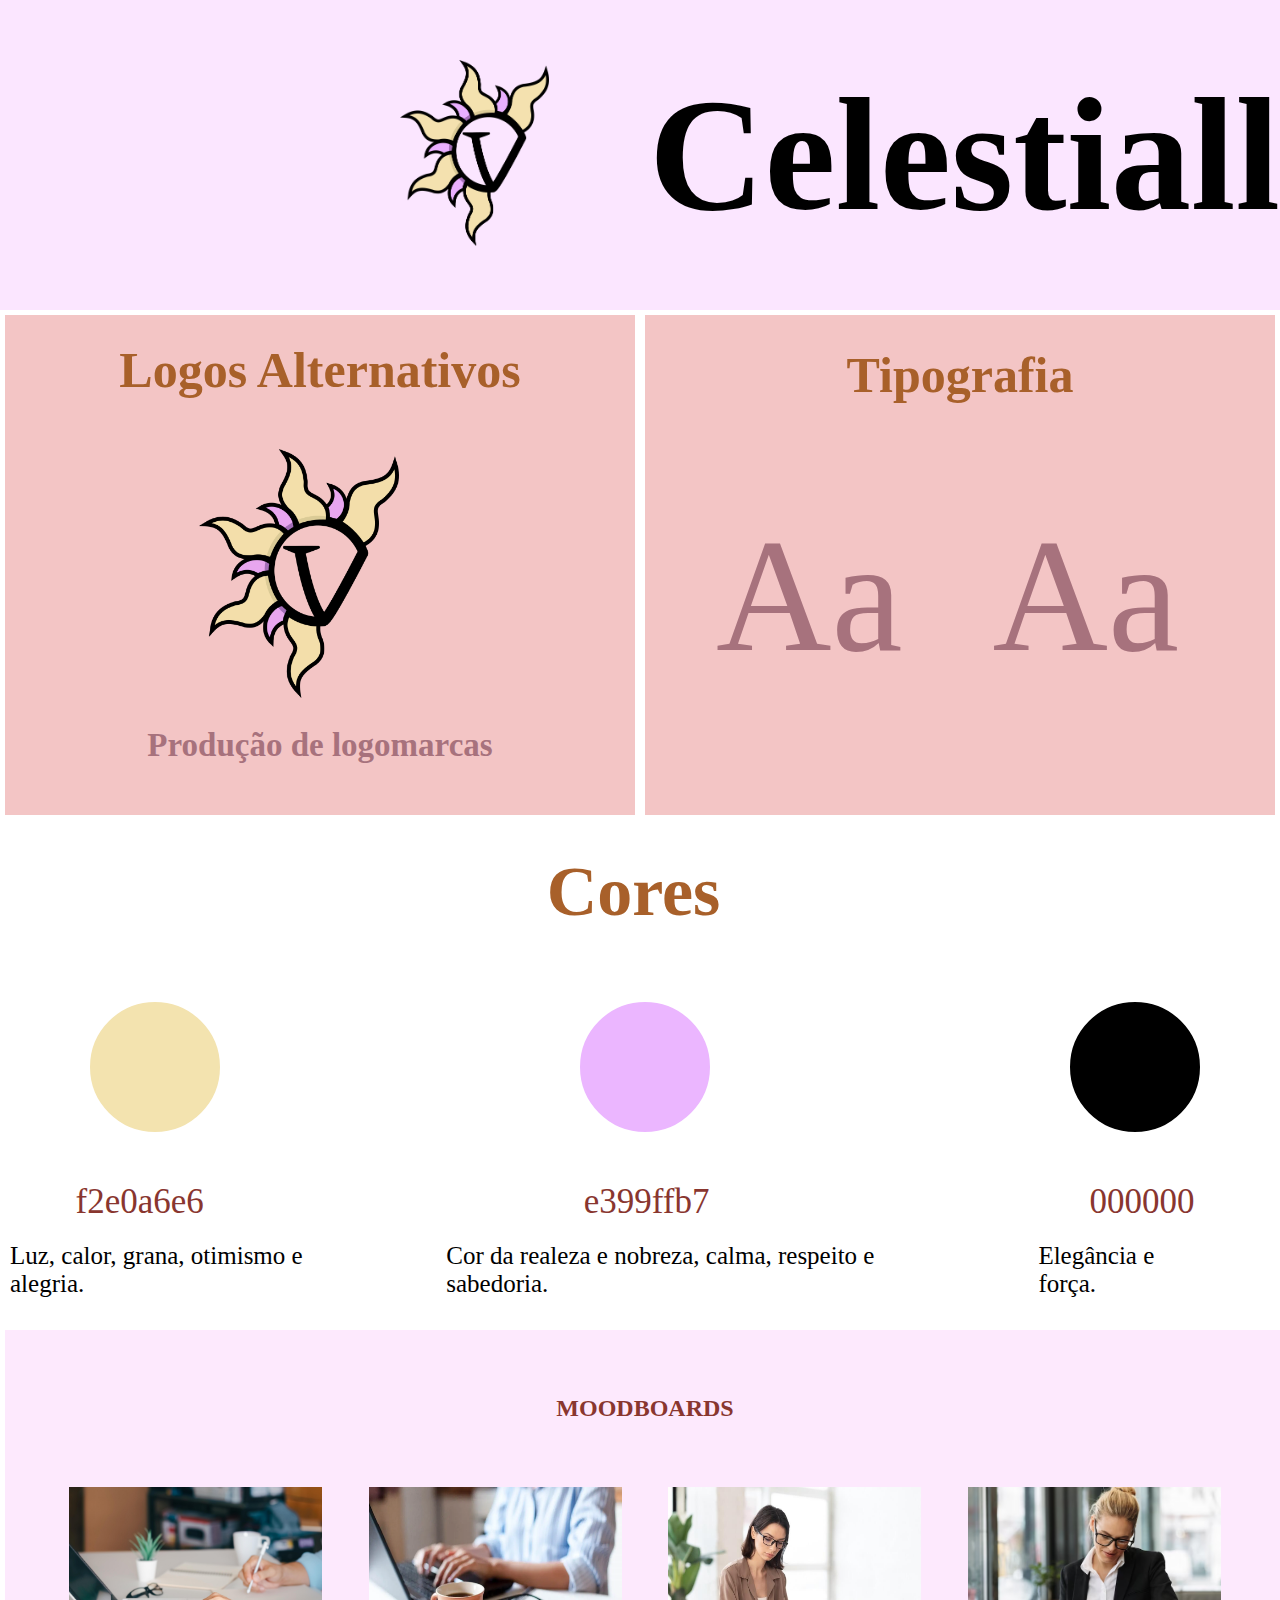
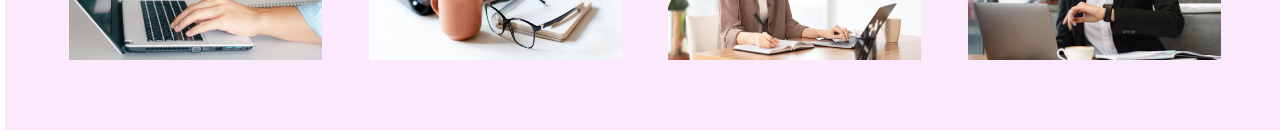
<file: Projeto1/logo_em.html>
<!DOCTYPE html>
<html lang="pt-br">
    <head>
        <title>MENUS</title>
        <meta charset="UTF-8">
        <link rel="stylesheet" href="estilo.css">
    </head>

    <body>
        <header>
            <figure class="logo">
                <img src="logo.png">
            </figure>
        <nav><h1>Celestiall</h1></nav>

    </header>
    <div style="display: flex;justify-content: center;">

        <div class="box_logoalternativos"> 
            <h2>Logos Alternativos</h2>
        <figure class="logosalternativo">
            <img src="logo.png"class ="logoalternativo">
        </figure>
        <h3>Produção de logomarcas</h3>
        </div>
        
        <div class="box_logoalternativos"> 
            <h2>Tipografia</h2>
            <div style="display: flex;justify-content: center;">
            <p>Aa</p> 
            <p2>Aa</p2>
            </div>

        </div>
        </div>

        <div class="box_cores">
            <h2>Cores</h2>
            <div style="display: flex;justify-content: center;">
            <div class="box_core" style="background-color:#f2e0a6e6"></div>
            <div class="box_core" style="background-color:#e399ffb7"></div>
            <div class="box_core" style="background-color:#000"></div> 
            </div>
            <div style="display: flex;justify-content: center;">
        
                <p>f2e0a6e6</p>
                
            
                <p>e399ffb7</p>
                
            
                <p>000000</p>
                
            
        </div>
        <div style="display: flex;justify-content: center;">
                <p2>Luz, calor, grana, otimismo e alegria.</p2>
            
                
                <p2>Cor da realeza e nobreza, calma, respeito e sabedoria.</p2>
            
                
                <p2>Elegância e força.</p2>
                </div>
            
        </div>

        <div class="box_moodboards">
            <h2>MOODBOARDS</h2>

            <div class="box_moodboards_img" >
                
                <figure class="fotos">
                    <img src="fotos1.jpg">
                </figure>
                <figure class="fotos">
                    <img src="fotos3.webp">
                </figure>
                <figure class="fotos">
                    <img src="fotos4.jpg">
                </figure>
                <figure class="fotos">
                    <img src="fotos2.avif">
                </figure>

            </div>
        </div>

        </body>
        </html>
</file>
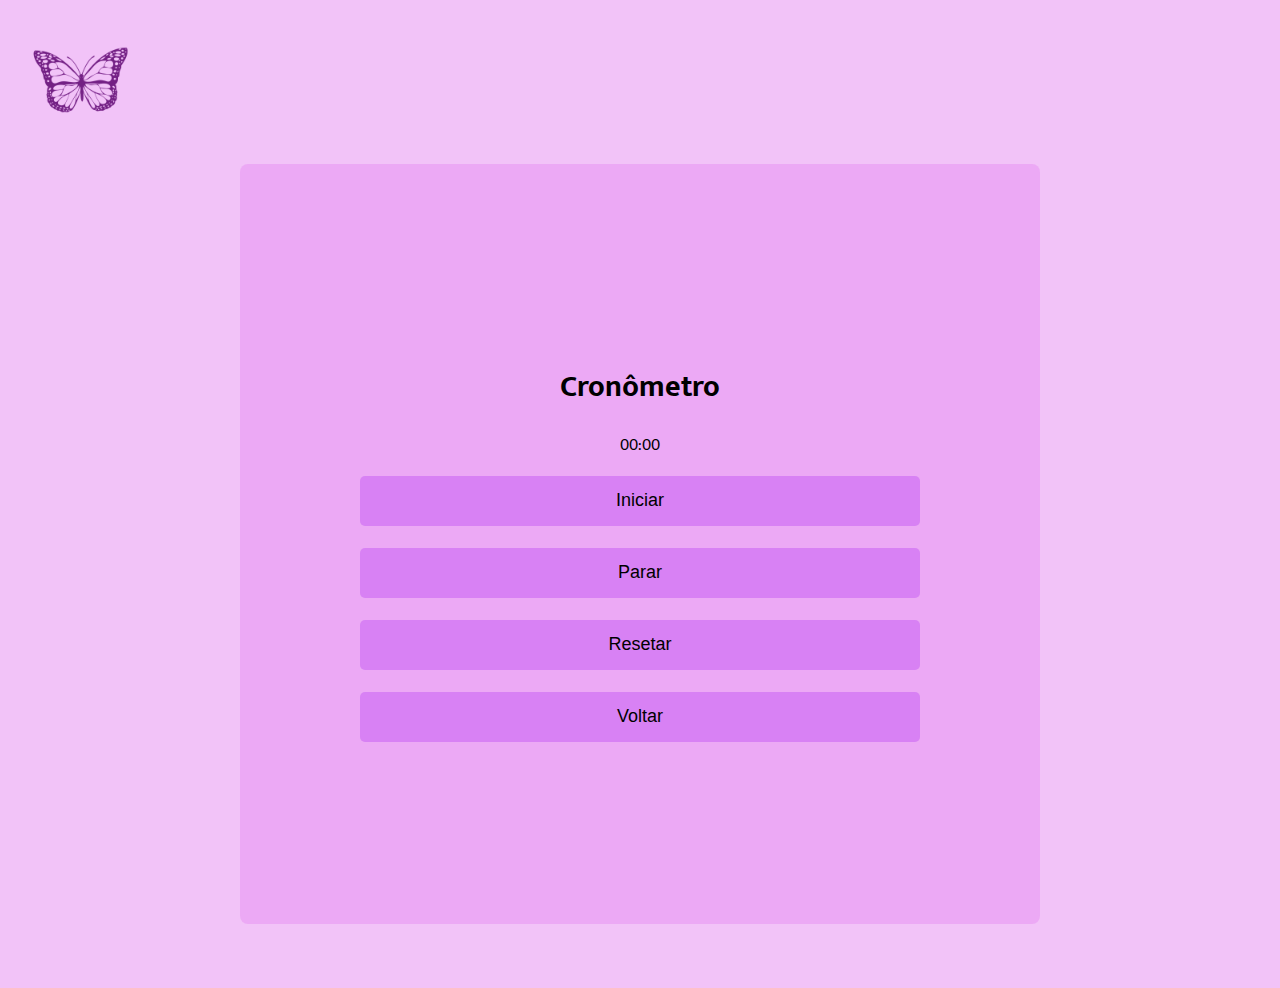
<file: Projeto2/dataehora.html>
<!DOCTYPE html>
<html lang="pt-br">

<head>
    <meta charset="UTF-8">
    <meta name="viewport" content="width=device-width, initial-scale=1.0">
    <title>CRONÔMETRO</title>
    <link rel="stylesheet" href="estilo_exercicios.css">
    <link rel="icon" href="imagens/logo.png">
    <style>
        @import url('https://fonts.googleapis.com/css2?family=Barlow:ital,wght@1,300&family=Mukta&display=swap');
    </style>
</head>

<body>
    <div class="tudo">
        <header>
            <figure>
                <img src="imagens/logo.png">
            </figure>
        </header>
        <main>
            <section class="principal">
                <div class="menu">
                    <h1>Cronômetro</h1>
                    <p><span id="segundo">00</span>:<span id="dezenas">00</span></p>
                    <br>
                    <button id="buttonIniciar" class="botao">Iniciar</button>
                    <br>
                    <button id="buttonParar" class="botao">Parar</button>
                    <br>
                    <button id="buttonResetar" class="botao">Resetar</button>
                    <br>
                    <a href="pag1.html"><input type="submit" value="Voltar" class="botao"></a>

                </div>
                <script src="dataehora.js"></script>
</body>

</html>
</file>
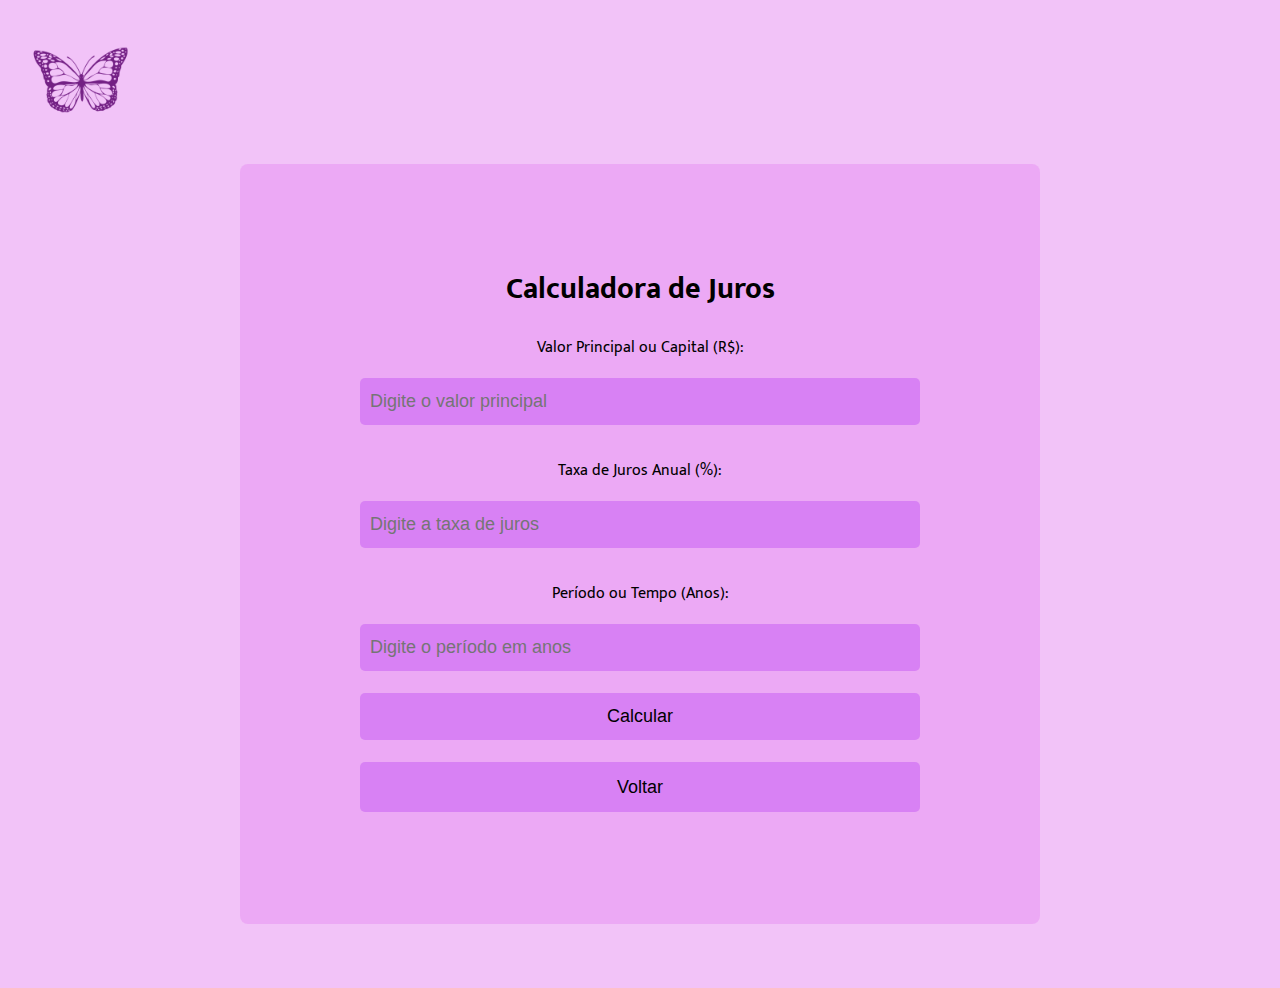
<file: Projeto2/Juros.html>
<!DOCTYPE html>
<html lang="pt-br">
<head>
    <meta charset="UTF-8">
    <meta name="viewport" content="width=device-width, initial-scale=1.0">
    <title>Calculadora de Juros</title>
    <link rel="stylesheet" href="estilo_exercicios.css">
    <link rel="icon" href="imagens/logo.png">
    <style>
        @import url('https://fonts.googleapis.com/css2?family=Barlow:ital,wght@1,300&family=Mukta&display=swap');
    </style>
</head>
<body>
    <div class="tudo">
        <header>
            <figure>
                <img src = "imagens/logo.png">
            </figure>
        </header>
        <main class="main">
            <section class="principal">
            <div class="menu">
            <h1>Calculadora de Juros</h1>
   
            <label for="principal">Valor Principal ou Capital (R$):</label>
            <br>
            <input type="number" id="principal" placeholder="Digite o valor principal" required>
            <br>
            <label for="taxaDeJuros">Taxa de Juros Anual (%):</label>
            <br>
            <input type="number" id="taxaDeJuros" placeholder="Digite a taxa de juros" required>
            <br>
            <label for="periodoAnos">Período ou Tempo (Anos):</label>
            <br>
            <input type="number" id="periodoAnos" placeholder="Digite o período em anos" required>
            <br>
            <input type="submit" onclick="calcularJuros()" value="Calcular" class="botao">
            <p id="resultado"></p>
            <br>
            <a href="pag1.html"><input type="submit" value="Voltar" class="botao"></a>
            <br>
            <script src="Juros.js"></script>
        </div>
        </section>
        </main>
        </div>
    </body>
    </html>
</file>
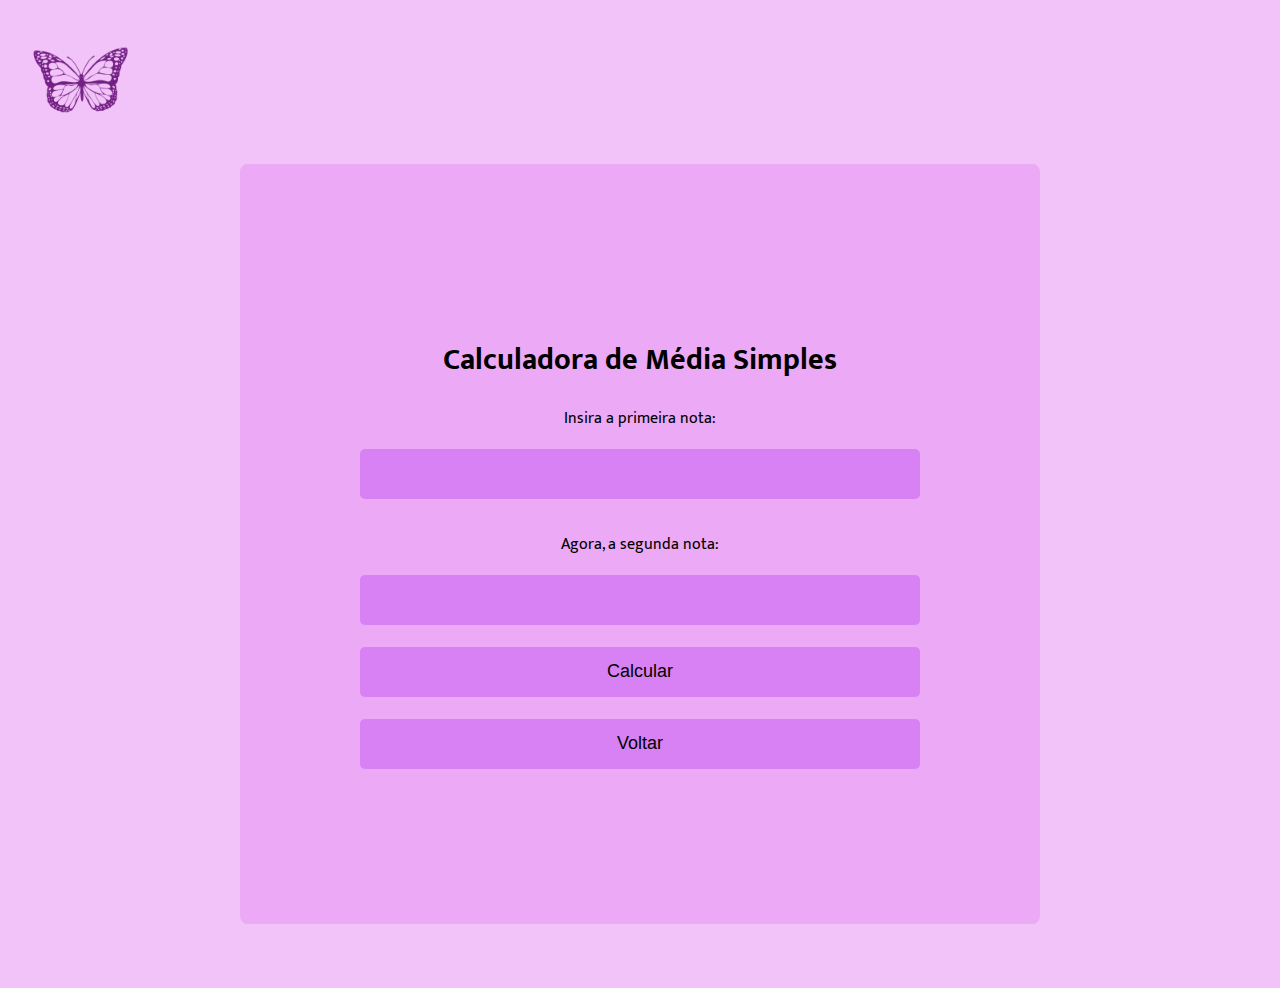
<file: Projeto2/media.html>
<!DOCTYPE html>
<html lang="pt-br">
<head>
    <meta charset="UTF-8">
    <meta name="viewport" content="width=device-width, initial-scale=1.0">
    <title>Calculadora de Média</title>
    <link rel="stylesheet" href="estilo_exercicios.css">
    <link rel="icon" href="imagens/logo.png">
    <style>
        @import url('https://fonts.googleapis.com/css2?family=Barlow:ital,wght@1,300&family=Mukta&display=swap');
    </style>
</head>
<body>
    <div class="tudo">
    <header>
        <figure>
            <img src = "imagens/logo.png">
        </figure>
    </header>
    <main>
        <section class="principal">
        <div class="menu">
        <h1>Calculadora de Média Simples</h1>
       
        <label for="nota1">Insira a primeira nota:</label>
        <br>
        <input type="number" id="nota1">
        <br>
        <label for="nota2">Agora, a segunda nota:</label>
        <br>
        <input type="number" id="nota2">
        <br>
        <input type="submit" onclick="calcularMedia()" value="Calcular" class="botao">
        <p id="resultado"></p>
        <br>
        <a href="pag1.html"><input type="submit" value="Voltar" class="botao"></a>

  <script src="media.js"></script>
  </div>
  </section>
  </main>
  </div>
</body>
</html>
</file>
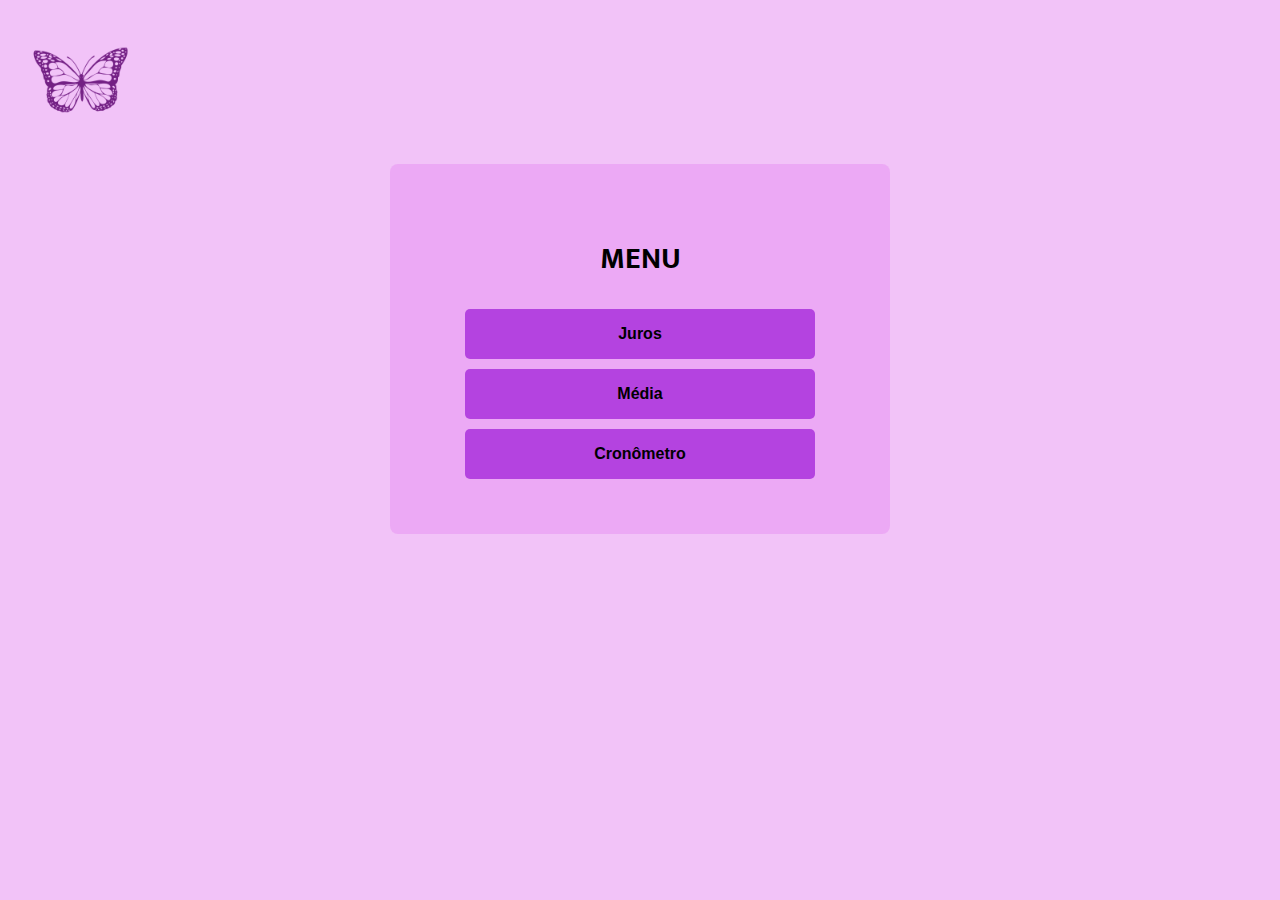
<file: Projeto2/pag1.html>
<!DOCTYPE html>
<html lang="pt-br">
<head>
       <meta charset="utf-8">
       <meta name="viewport" content="width=device-width, initial-scale=1.0">
       <title>CALCULADORA</title>
    <link rel="stylesheet" href="estilo_pag1.css">
    <link rel="icon" href="imagens/logo.png">
    <style>
        @import url('https://fonts.googleapis.com/css2?family=Barlow:ital,wght@1,300&family=Mukta&display=swap');
    </style>
</head>

<body>
    <div id="tudo">
    <header>
        <figure>
            <img src = "imagens/logo.png">
        </figure>
    </header>
    <main>
        <section class="principal">
            <div class="menu">
                <h1>MENU</h1>
                <a href="Juros.html"><input type="submit" value="Juros" class="botao"></a>
                <a href="media.html"><input type="submit" value="Média" class="botao"></a>
                <a href="dataehora.html"><input type="submit" value="Cronômetro" class="botao"></a>
            </div>
        </section>
    </main>
    </div>
</body>
</html>
</file>
<file: Projeto2/estilo_exercicios.css>
*{
    margin: 0;
    padding: 0;
    box-sizing: border-box;
    text-decoration: none;
    /* border: 1px red solid; */
}

body {
    font-family: 'Barlow', sans-serif;
    font-family: 'Mukta', sans-serif;

}
#tudo {
    height: 100vh;
    width: 100vw;
    background-color: #e996f291;
}
header {
    height: 100px;
    padding-top: 30px;
    background-color: #e996f291;

}

header figure {
    height: 100px;
    margin-left: 30px;
}

header figure img {
    height: 100%;
}  
main {
    height: auto;
    display: flex;
    justify-content: center;
    background-color: #e996f291;
}
.principal{
    background-color: #e996f291;
    border-radius: 8px;
    margin: 5% auto;
    display: flex;
    flex-direction: column;
    justify-content: center;
    align-items: center;
    color: #000000;
   
}
.principal2{
    display: flex;
    flex-direction: column;
    justify-content: center;
    align-items:center;
    width: 40%;
    min-height: 70%;
    background-color: #cdcdcd8a;
    border-radius: 8px;
    margin: 5% auto;
    color: #000000;
}
.formulario{
    width: 90%;
    margin: 10% auto;


}
.menu{
    height: 600px;
    width: 800px;
    margin: 10% auto;
    display: flex;
    flex-direction: column;
    justify-content: center;
    align-items: center;
    color: #000000;
   
}

main section form {
    width: 300px;
    margin: 75px auto;
   
}

main section input, .botao{
    height: 50px;
    width: 70%;
    border-radius: 5px;
    border: none;
    margin: -10px 0 5px 0;
    background-color: #c35af481;
    color: #000000;
    padding: 10px;
    font-size: 18px;
}

main section h1 {
    color: #000000;
    font-size: 30px;
    padding: 20px;
}

main section form input::placeholder{
    color: #a4a4a4;
    font-weight: 400;
}

/* .botao{
    height: 40px;
    background-color: rgb(180, 67, 224);
    color: #fff;
    font-weight: 700;
    font-size: 16px;
    cursor: pointer;
    transition: 1.0s;
    width: 70%;
} */

.botao:hover{
    background-color: rgb(180, 67, 224);
}
.vermelho{
    background-color: rgb(180, 67, 224);
}
a{
    width: 100%;
    text-align: center;
}

.linha{
    display: flex;
    width: 100%;
    justify-content: center;
    align-items: center;
    color: #ddd;
}
.coluna{
    display: flex;
    flex-direction: column;
}
.titulo{
    text-align: center;
    font-weight: bolder;
    margin-bottom: 3%;
    color: #ddd;
}
@media(max-width: 768px){
    main{
        min-height: 50%;
    }
    .principal{
        width: 60%;
    }
}
.btncalcular{
    width: 200px;
    height: 100px;
    border-radius: 5px;
    background-color:#4285f4ff;
}
.titulo{
    margin-top: -10px;
}
.data{
    color: #ffffff;
}
.main{
    color: #000000  ;
}
</file>
<file: Projeto2/estilo_pag1.css>
*{
    margin: 0;
    padding: 0;
    box-sizing: border-box;
    text-decoration: none;
    /* border: 1px red solid; */
}

body {
    font-family: 'Barlow', sans-serif;
    font-family: 'Mukta', sans-serif;

}
#tudo {
    height: 100vh;
    width: 100vw;
    background-color: #e996f291;
}

header {
    height: 100px;
    padding-top: 30px;
    background-color: 666666ff;

}

header figure {
    height: 100px;
    margin-left: 30px;
}

header figure img {
    height: 100%;
}  
main {
    height: auto;
    display: flex;
    justify-content: center;
    background-color: 666666ff;
}

.principal{
    background-color: #e996f291;
    border-radius: 8px;
    margin: 5% auto;
    display: flex;
    flex-direction: column;
    justify-content: center;
    align-items: center;
}
.principal2{
    display: flex;
    flex-direction: column;
    justify-content: center;
    align-items:center;
    width: 40%;
    min-height: 70%;
    background-color: #881a1a;
    border-radius: 8px;
    margin: 5% auto;
}
.formulario{
    width: 90%;
    margin: 10% auto;


}
.menu{
    width: 500px;
    margin: 10% auto;
    display: flex;
    flex-direction: column;
    justify-content: center;
    align-items: center;
}

main section form {
    width: 300px;
    margin: 75px auto;
   
}

main section input{
    height: 50px;
    width: 80%;
    border-radius: 5px;
    border: none;
    margin: 5px 0 5px 0;
    background-color: #871063;
    color: #ddd;
    padding: 10px;
    font-size: 18px;
}

main section h1 {
    color: #000000;
    font-size: 30px;
    padding: 20px;
}

main section form input::placeholder{
    color: #a4a4a4;
    font-weight: 400;
}

.botao{
    background-color: rgb(180, 67, 224);
    color: #000000;
    font-weight: 700;
    font-size: 16px;
    cursor: pointer;
    transition: 1.0s;
    width: 70%;
}

.botao:hover{
    background-color: rgb(180, 67, 224);
}
.vermelho{
    background-color: rgb(180, 67, 224);
}
.vermelho:hover{
    background-color: #ffffff;
}

a{
    width: 100%;
    text-align: center;
}

.linha{
    display: flex;
    width: 100%;
    justify-content: center;
    align-items: center;
    color: #ddd;
}
.coluna{
    display: flex;
    flex-direction: column;
}
.titulo{
    text-align: center;
    font-weight: bolder;
    margin-bottom: 3%;
    color: #ddd;
}
@media(max-width: 768px){
    main{
        min-height: 50%;
    }
    .principal{
        width: 60%;
    }
}
.data{
    color: #ffffff;
}
</file>
<file: Projeto1/estilo.css>
/*DOCUMENTOCSS*/

/*RESET CSS*/


*{
	margin: 0;
	padding: 0;
	box-sizing: border-box;
	text-decoration: none;
	
	
}
html{
	scroll-behavior:smooth;
}
body{
	font-family: Pinyon Script;
	background-color: #fff;
}
header{
	height: 310px;
	background-color: #fbe6ff;
	display: flex;
	justify-content: space-between;
	align-items: center;
}
header .logo {
	width: 240px;
	margin-left: 400px;

}
header .logo img{
	width: 100%;


}
header nav{
    font-family: Pinyon Script;
    background-color: #fbe6ff;
    width: 880px;
	margin-left: 100px;
    height: -200px;
    font-size: 80px;
}
.box_logoalternativos {
	height: 500px;
	background-color: #F3C5C5;
	display: flex;
	flex-direction: column;
	justify-content: center;
	align-items: center;
    width: 50%;
	margin: 5px;
}

.box_logoalternativos h2 {
    font-family: Garet;
    font-size: 50px;
	color: #A8602A;
	margin: 20px 0 0 0;

}
.box_logoalternativos .logoalternativo{
	width: 200px;
	margin-left: 100px;
	margin: 50px 100px -15px 58px;

}
.box_logoalternativos h3{
	font-family: Garet;
    font-size: 33px;
	color: #A7727D;
	margin: 40px 0 45px 0 ;
}
.box_logoalternativos p{
	font-family: Garet;
    font-size: 160px;
	color: #A7727D;
	margin: 100px 90px 115px 0 ;
	
}.box_logoalternativos p2{
	font-family: Pinyon Script;
    font-size: 160px;
	color: #A7727D;
	margin: 100px 25px 115px 0 ;
}

.box_cores{
	height: 500px;
	display: flex;
	flex-direction: column;
	justify-content: center;
	align-items: center;
    width: 100%;
	margin: 5px;
	
}


.box_cores h2{
	font-family: Garet;
	color: #A8602A;
	font-size: 70px;
	margin: 0 23px 100px 0;
}
.box_core {
	width: 150px;
    height: 150px;
    border-radius: 100%;
	border: 10px solid #fff;
    display: flex;
    justify-content: center;
    align-items: center;
    font-size:20px ;
    font-weight: 900;
	margin: -40px 170px 40px 170px;
}

.box_cores p{
	font-family: Garet;
	color:#89362F;
	margin: 0 200px 20px 180px;
	font-size:35px ;

}

.box_cores p2{
	font-family: Garet;
	margin: 0 75px 0px 5px;
	font-size:25px ;
}

.box_moodboards {
	height: 400px;
	display: flex;
	flex-direction: column;
	justify-content: center;
	align-items: center;
    width: 100%;
	margin: 5px;
	background-color: #fde9fd;
}

.box_moodboards h2{
	font-family: comfortaa;
	color:#89362F;
	margin: 0 0 60px 0;
}

.box_moodboards_img{
	width: 90%;
	margin: 5px;
	display: flex;
	justify-content: space-between;
}
.fotos{
	width: 22%;
}
.fotos img{
	width:100%;
	height: 100%;
	overflow: hidden;
}
</file>
